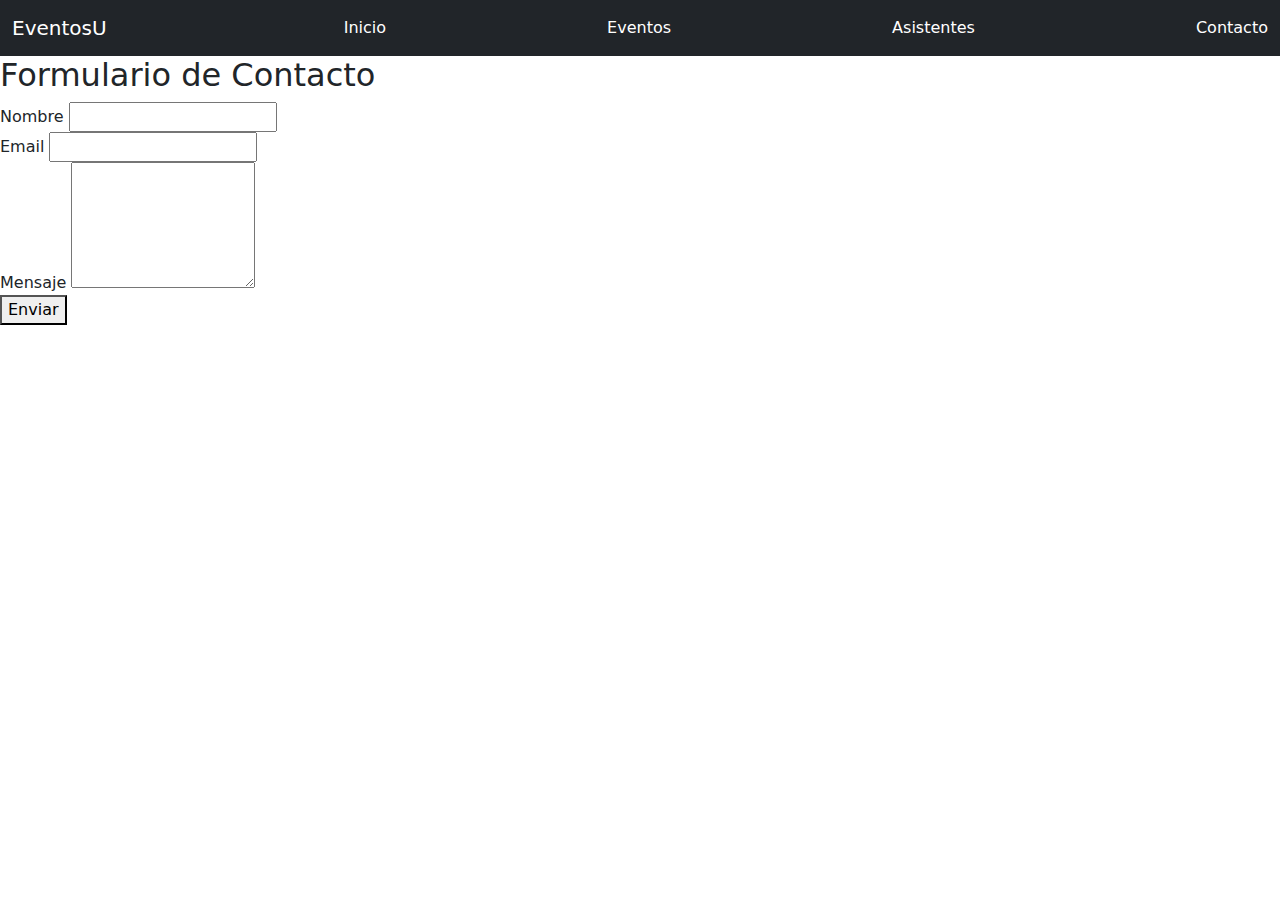
<file: eventosU/contacto.html>
<!DOCTYPE html>
<html lang="es">
<head>
    <meta charset="UTF-8">
    <meta name="viewport" content="width=device-width, initial-scale=1.0">
    <link rel="stylesheet" href="css/normalize.css">
    <link rel="stylesheet" href="css/estilos.css">
    <link rel="stylesheet" href="bootstrap-5.3.8-dist/css/bootstrap-grid.min.css">
    <link rel="stylesheet" href="bootstrap-5.3.8-dist/css/bootstrap.min.css">
    <script defer src="bootstrap-5.3.8-dist/js/bootstrap.bundle.min.js"></script>
    <title>Eventos</title>
</head>
<header>
 <div class="navbar navbar-expand-lg navbar-dark bg-dark">
  <div class="container-fluid">
    <a class="navbar-brand" href="index.html">EventosU</a>
    <a class="nav-link text-white" href="index.html">Inicio</a>
    <a class="nav-link text-white" href="eventos.html">Eventos</a>
    <a class="nav-link text-white" href="asistentes.html">Asistentes</a>
    <a class="nav-link text-white" href="contacto.html">Contacto</a>
  </div>
</header>
<body>
    <div class="contenedor">
        <h2 class="titulo">Formulario de Contacto</h2>
        <form class="formulario" id="formContacto">
            <div class="grupo">
                <label class="label" for="nombre">Nombre</label>
                <input class="input" type="text" id="nombre" name="nombre" required>
            </div>
            <div class="grupo">
                <label class="label" for="email">Email</label>
                <input class="input" type="email" id="email" name="email" required>
            </div>
            <div class="grupo">
                <label class="label" for="mensaje">Mensaje</label>
                <textarea class="textarea" id="mensaje" name="mensaje" rows="5" required></textarea>
            </div>
            <button class="boton" type="submit">Enviar</button>
        </form>
    </div>
</body>
</html>
</file>
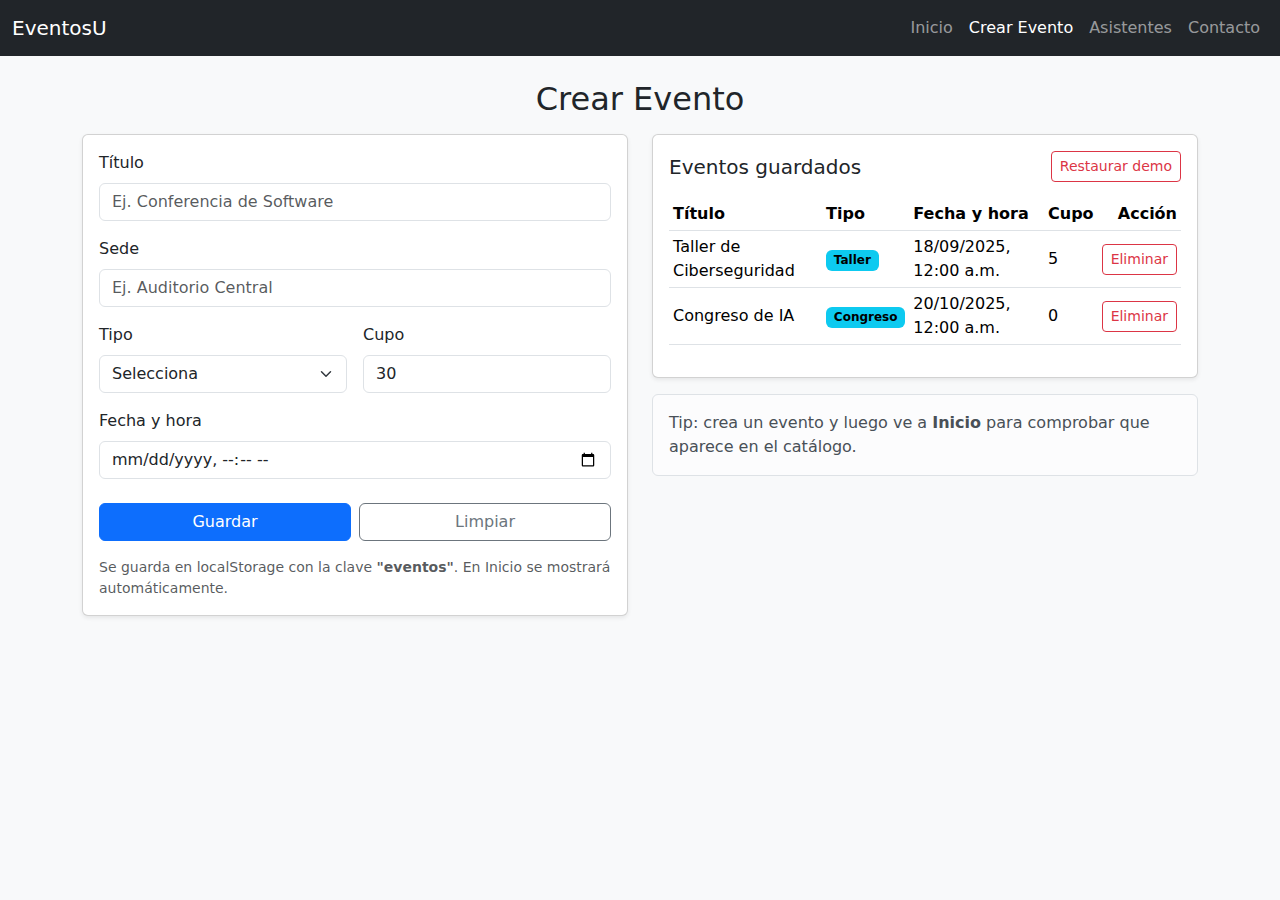
<file: eventosU/eventos.html>
<!DOCTYPE html>
<html lang="es">
<head>
  <meta charset="UTF-8" />
  <meta name="viewport" content="width=device-width, initial-scale=1.0" />
  <title>EventosU - Crear Evento</title>

  <link rel="stylesheet" href="bootstrap-5.3.8-dist/css/bootstrap.min.css">
  <link rel="stylesheet" href="css/estilos.css">
</head>

<body class="bg-light">

  <nav class="navbar navbar-expand-lg navbar-dark bg-dark">
    <div class="container-fluid">
      <a class="navbar-brand" href="index.html">EventosU</a>
      <div class="navbar-nav">
        <a class="nav-link" href="index.html">Inicio</a>
        <a class="nav-link active" href="eventos.html">Crear Evento</a>
        <a class="nav-link" href="asistentes.html">Asistentes</a>
        <a class="nav-link" href="contacto.html">Contacto</a>
      </div>
    </div>
  </nav>

  <main class="container mt-4 mb-5">
    <h2 class="mb-3 text-center">Crear Evento</h2>

    <div id="alerta" class="mb-3"></div>

    <div class="row g-4">
      <!-- FORM -->
      <div class="col-lg-6">
        <div class="card shadow-sm">
          <div class="card-body">
            <form id="formEvento" class="needs-validation" novalidate>
              <div class="mb-3">
                <label class="form-label">Título</label>
                <input id="titulo" type="text" class="form-control" required minlength="5" placeholder="Ej. Conferencia de Software">
                <div class="invalid-feedback">Mínimo 5 caracteres.</div>
              </div>

              <div class="mb-3">
                <label class="form-label">Sede</label>
                <input id="sede" type="text" class="form-control" required minlength="3" placeholder="Ej. Auditorio Central">
                <div class="invalid-feedback">Mínimo 3 caracteres.</div>
              </div>

              <div class="row g-3">
                <div class="col-md-6">
                  <label class="form-label">Tipo</label>
                  <select id="tipo" class="form-select" required>
                    <option value="" selected disabled>Selecciona</option>
                    <option value="conferencia">Conferencia</option>
                    <option value="taller">Taller</option>
                    <option value="curso">Curso</option>
                    <option value="congreso">Congreso</option>
                  </select>
                  <div class="invalid-feedback">Selecciona un tipo.</div>
                </div>

                <div class="col-md-6">
                  <label class="form-label">Cupo</label>
                  <input id="cupo" type="number" class="form-control" required min="1" max="9999" value="30">
                  <div class="invalid-feedback">El cupo debe ser mayor a 0.</div>
                </div>

                <div class="col-12">
                  <label class="form-label">Fecha y hora</label>
                  <input id="fecha" type="datetime-local" class="form-control" required>
                  <div class="invalid-feedback">Selecciona fecha y hora válidas.</div>
                </div>
              </div>

              <div class="d-flex gap-2 mt-4">
                <button type="submit" class="btn btn-primary w-50">Guardar</button>
                <button id="btnLimpiar" type="button" class="btn btn-outline-secondary w-50">Limpiar</button>
              </div>
            </form>

            <div class="small text-muted mt-3">
              Se guarda en localStorage con la clave <b>"eventos"</b>. En Inicio se mostrará automáticamente.
            </div>
          </div>
        </div>
      </div>

      <!-- LISTA -->
      <div class="col-lg-6">
        <div class="card shadow-sm">
          <div class="card-body">
            <div class="d-flex justify-content-between align-items-center">
              <h5 class="m-0">Eventos guardados</h5>
              <button id="btnResetDemo" class="btn btn-sm btn-outline-danger">Restaurar demo</button>
            </div>

            <div class="table-responsive mt-3">
              <table class="table table-sm align-middle">
                <thead>
                  <tr>
                    <th>Título</th>
                    <th>Tipo</th>
                    <th>Fecha y hora</th>
                    <th>Cupo</th>
                    <th class="text-end">Acción</th>
                  </tr>
                </thead>
                <tbody id="tablaEventos"></tbody>
              </table>
            </div>

            <div id="estadoVacio" class="text-center py-4 text-muted d-none">
              No hay eventos aún. Crea uno.
            </div>
          </div>
        </div>

        <div class="alert alert-light border mt-3">
          Tip: crea un evento y luego ve a <b>Inicio</b> para comprobar que aparece en el catálogo.
        </div>
      </div>
    </div>
  </main>

  <script src="bootstrap-5.3.8-dist/js/bootstrap.bundle.min.js"></script>
  <script src="js/eventos.js"></script>
</body>
</html>
</file>
<file: eventosU/css/estilos.css>
.body{
    background-color: #525457;
}

.grid{
display: grid;
    grid-template-columns: repeat(4, 1fr);
    gap: 2rem;
}


.search-container {
    position: relative;
}

.search-input {
    padding: 1rem 2.5rem 1rem 1rem !important;
    font-size: 1.1rem !important;
    height: 3rem;
    border-radius: 0.5rem;
    box-shadow: 0 2px 8px rgba(0, 0, 0, 0.1);
    width: 100%;
}

.search-icon {
    position: absolute;
    right: 1rem;
    top: 50%;
    transform: translateY(-50%);
    color: #6c757d;
}
</file>
